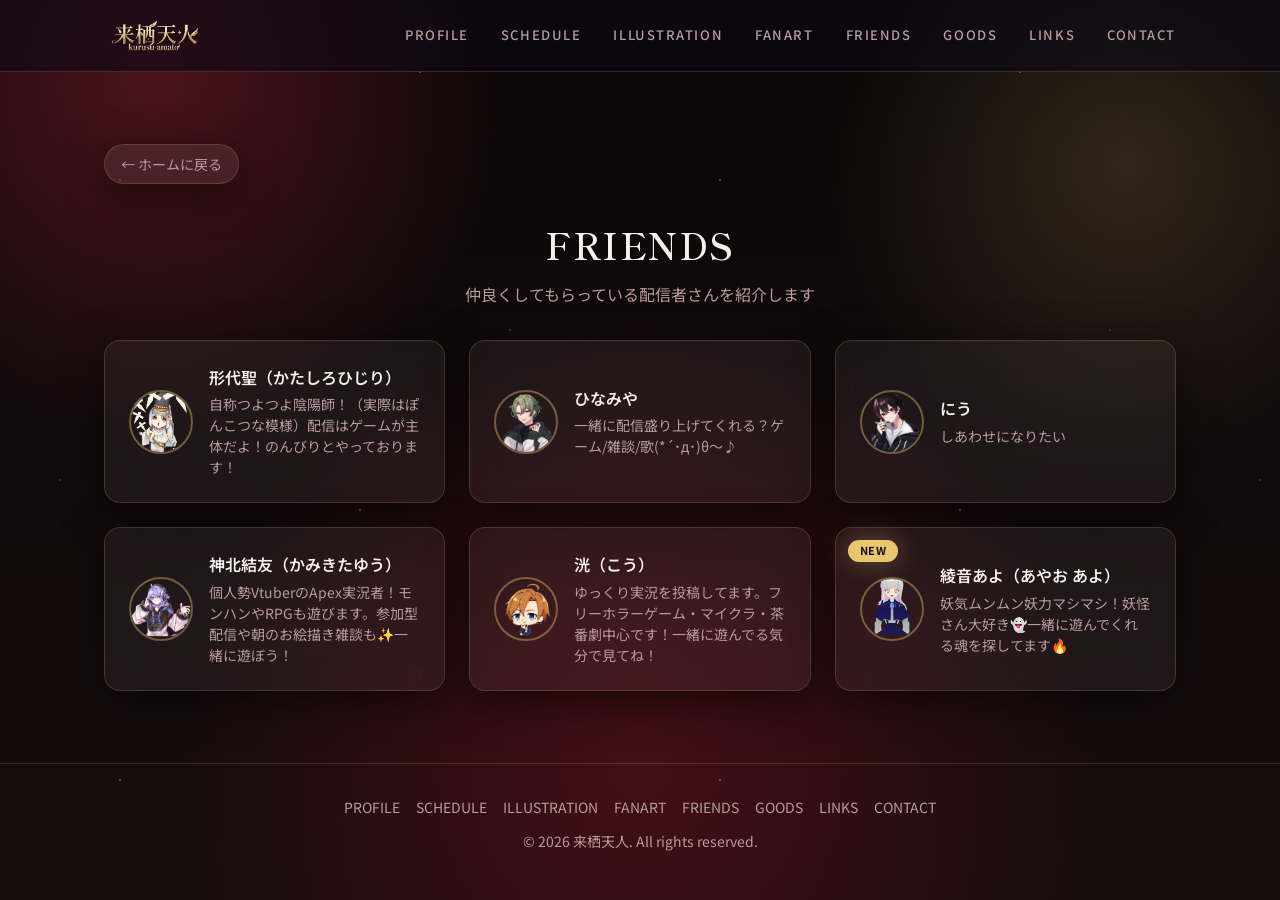
<file: friends.html>
<!DOCTYPE html>
<html lang="ja">
<head>
  <meta charset="UTF-8">
  <meta name="viewport" content="width=device-width, initial-scale=1.0">
  <title>FRIENDS - 来栖天人</title>
  <meta name="description" content="Vtuber「来栖天人（くるすあまと）」の仲良し配信者紹介。">
  <meta name="robots" content="index, follow">
  <link rel="canonical" href="https://amatokurusu.github.io/hp/friends.html">

  <link rel="icon" href="assets/img/favicon.ico" sizes="any">
  <link rel="icon" href="assets/img/favicon.png" type="image/png">
  <link rel="apple-touch-icon" href="assets/img/apple-touch-icon.png">

  <meta property="og:type" content="website">
  <meta property="og:title" content="FRIENDS - 来栖天人">
  <meta property="og:description" content="Vtuber「来栖天人（くるすあまと）」の仲良し配信者紹介。">
  <meta property="og:image" content="https://amatokurusu.github.io/hp/assets/img/og-image.png">
  <meta property="og:url" content="https://amatokurusu.github.io/hp/friends.html">
  <meta name="twitter:card" content="summary_large_image">

  <link rel="preconnect" href="https://fonts.googleapis.com">
  <link rel="preconnect" href="https://fonts.gstatic.com" crossorigin>
  <link href="https://fonts.googleapis.com/css2?family=Shippori+Mincho:wght@500;600;700&family=Noto+Sans+JP:wght@400;500;700&display=swap" rel="stylesheet">

  <link rel="stylesheet" href="css/reset.css">
  <link rel="stylesheet" href="css/variables.css">
  <link rel="stylesheet" href="css/layout.css">
  <link rel="stylesheet" href="css/components.css">
  <link rel="stylesheet" href="css/animations.css">
</head>
<body>
  <header class="site-header">
    <div class="container">
      <a class="logo" href="index.html">
        <img class="logo-mark" src="assets/img/logo-wordmark-ja.png?v=3" alt="来栖天人 / kurusu amato">
      </a>

      <button class="nav-toggle" aria-label="メニューを開く" aria-expanded="false">
        <span></span>
      </button>

      <nav class="nav-links">
        <a href="index.html#profile">PROFILE</a>
        <a href="index.html#schedule">SCHEDULE</a>
        <a href="illustration.html">ILLUSTRATION</a>
        <a href="fanart.html">FANART</a>
        <a href="friends.html">FRIENDS</a>
        <a href="goods.html">GOODS</a>
        <a href="index.html#links">LINKS</a>
        <a href="index.html#contact">CONTACT</a>
      </nav>
    </div>
  </header>

  <main>
    <section>
      <div class="container">
        <a class="gallery-back" href="index.html#friends">← ホームに戻る</a>
        <div class="section-heading reveal">
          <h1>FRIENDS</h1>
          <p>仲良くしてもらっている配信者さんを紹介します</p>
        </div>
        <div class="card-grid" id="friends-list">
          <p class="empty-state">読み込み中...</p>
        </div>
      </div>
    </section>
  </main>

  <footer class="site-footer">
    <div class="container">
      <div class="footer-links">
        <a href="index.html#profile">PROFILE</a>
        <a href="index.html#schedule">SCHEDULE</a>
        <a href="illustration.html">ILLUSTRATION</a>
        <a href="fanart.html">FANART</a>
        <a href="friends.html">FRIENDS</a>
        <a href="goods.html">GOODS</a>
        <a href="index.html#links">LINKS</a>
        <a href="index.html#contact">CONTACT</a>
      </div>
      <p>&copy; 2026 来栖天人. All rights reserved.</p>
    </div>
  </footer>

  <script type="module">
    import { initFriendsGallery } from "./js/friends.js";
    import { initNavToggle } from "./js/nav.js";
    import { observeReveals } from "./js/scroll-reveal.js";

    initNavToggle();
    observeReveals();
    initFriendsGallery("friends-list").then(observeReveals);
  </script>
</body>
</html>
</file>
<file: css/variables.css>
/*
  「来栖天人」テーマ: 黒を基調に、キャラクターの赤と金ロゴを差し色にしたパレット。
  実際のキャラクターカラーが変わったら、このファイルの値だけを書き換えれば
  サイト全体に反映される。
*/
:root {
  /* --- ベースカラー（漆黒） --- */
  --color-bg: #120a0c;
  --color-bg-alt: #170c0e;
  --color-bg-deep: #0a0506;

  /* --- 赤（キャラクターのコート・瞳） --- */
  --color-primary: #e0324a;
  --color-primary-dark: #a8182f;
  --color-primary-light: #ff6b7f;
  --color-crimson: #7a1220;

  /* --- 金の差し色（ロゴ） --- */
  --color-accent: #e8c76f;
  --color-accent-dark: #c9a24e;
  --color-accent-light: #f5e2ab;

  /* --- テキスト --- */
  --color-text: #f6efec;
  --color-text-muted: #b89b9d;

  /* --- ガラス質感 --- */
  --color-border: rgba(232, 199, 111, 0.18);
  --color-border-strong: rgba(232, 199, 111, 0.4);
  --glass-bg: rgba(255, 255, 255, 0.05);
  --glass-bg-strong: rgba(255, 255, 255, 0.08);
  --glass-blur: 18px;

  --color-overlay: rgba(10, 5, 6, 0.72);

  /* --- タイポグラフィ --- */
  --font-heading: "Shippori Mincho", "Hiragino Mincho ProN", serif;
  --font-body: "Noto Sans JP", "Hiragino Kaku Gothic ProN", sans-serif;

  /* --- 余白スケール --- */
  --space-1: 0.25rem;
  --space-2: 0.5rem;
  --space-3: 0.75rem;
  --space-4: 1rem;
  --space-5: 1.5rem;
  --space-6: 2rem;
  --space-7: 3rem;
  --space-8: 4.5rem;

  /* --- その他 --- */
  --radius-sm: 8px;
  --radius-md: 16px;
  --radius-lg: 28px;
  --shadow-card: 0 10px 40px rgba(0, 0, 0, 0.55);
  --glow-primary: 0 0 32px rgba(224, 50, 74, 0.45);
  --glow-accent: 0 0 24px rgba(232, 199, 111, 0.35);
  --container-width: 1120px;
  --nav-height: 72px;
}
</file>
<file: css/layout.css>
html {
  scroll-behavior: smooth;
}

body {
  position: relative;
  min-height: 100vh;
  background: var(--color-bg);
  color: var(--color-text);
  font-family: var(--font-body);
  overflow-x: hidden;
}

/* --- 夜空のネビュラ背景（固定・全ページ共通） --- */
body::before {
  content: "";
  position: fixed;
  inset: 0;
  z-index: -2;
  background:
    radial-gradient(600px circle at 12% 8%, rgba(224, 50, 74, 0.3), transparent 60%),
    radial-gradient(500px circle at 88% 18%, rgba(232, 199, 111, 0.16), transparent 60%),
    radial-gradient(700px circle at 50% 85%, rgba(122, 18, 32, 0.45), transparent 65%),
    linear-gradient(180deg, var(--color-bg-deep) 0%, var(--color-bg) 45%, var(--color-bg-alt) 100%);
}

/* --- 星屑 --- */
body::after {
  content: "";
  position: fixed;
  inset: 0;
  z-index: -1;
  opacity: 0.5;
  background-image:
    radial-gradient(1.5px 1.5px at 20% 30%, #fff, transparent),
    radial-gradient(1.5px 1.5px at 70% 12%, #fff, transparent),
    radial-gradient(1px 1px at 42% 65%, #fff, transparent),
    radial-gradient(1px 1px at 85% 55%, #fff, transparent),
    radial-gradient(1.5px 1.5px at 60% 85%, #fff, transparent),
    radial-gradient(1px 1px at 10% 80%, #fff, transparent),
    radial-gradient(1px 1px at 92% 90%, #fff, transparent);
  background-repeat: repeat;
  background-size: 600px 600px;
}

.container {
  width: 100%;
  max-width: var(--container-width);
  margin-inline: auto;
  padding-inline: var(--space-5);
}

/* --- ヘッダー / ナビ（ガラス質感） --- */
.site-header {
  position: sticky;
  top: 0;
  z-index: 100;
  height: var(--nav-height);
  display: flex;
  align-items: center;
  background: rgba(12, 9, 24, 0.6);
  backdrop-filter: blur(var(--glass-blur));
  -webkit-backdrop-filter: blur(var(--glass-blur));
  border-bottom: 1px solid var(--color-border);
}

.site-header .container {
  display: flex;
  align-items: center;
  justify-content: space-between;
}

.nav-links {
  display: none;
  gap: var(--space-6);
}

.nav-toggle {
  display: block;
  width: 40px;
  height: 40px;
}

.nav-links.is-open {
  display: flex;
  position: absolute;
  top: var(--nav-height);
  left: 0;
  right: 0;
  flex-direction: column;
  gap: 0;
  background: rgba(12, 9, 24, 0.92);
  backdrop-filter: blur(var(--glass-blur));
  border-bottom: 1px solid var(--color-border);
  padding: var(--space-4) var(--space-5);
}

.nav-links.is-open a {
  padding: var(--space-3) 0;
}

/* --- サブナビ（ヘッダー下のアンカーショートカット） --- */
.sub-nav {
  background: var(--color-bg-alt);
  border-bottom: 1px solid var(--color-border);
}

.sub-nav-scroll {
  display: flex;
  gap: var(--space-6);
  max-width: var(--container-width);
  margin-inline: auto;
  padding: var(--space-3) var(--space-5);
  overflow-x: auto;
  -webkit-overflow-scrolling: touch;
  scrollbar-width: none;
}

.sub-nav-scroll::-webkit-scrollbar {
  display: none;
}

.sub-nav-scroll a {
  flex-shrink: 0;
  white-space: nowrap;
  font-size: 0.8125rem;
  font-weight: 600;
  letter-spacing: 0.12em;
  color: var(--color-text-muted);
  transition: color 0.2s ease;
}

.sub-nav-scroll a:hover,
.sub-nav-scroll a:focus-visible {
  color: var(--color-accent);
}

/* --- セクション共通 --- */
section {
  padding-block: var(--space-8);
  position: relative;
  scroll-margin-top: var(--nav-height);
}

.section-heading {
  text-align: center;
  margin-bottom: var(--space-6);
}

.section-heading h1,
.section-heading h2 {
  font-family: var(--font-heading);
  font-weight: 600;
  font-size: clamp(1.6rem, 1.3rem + 1.2vw, 2.5rem);
  letter-spacing: 0.04em;
}

.section-heading p {
  color: var(--color-text-muted);
  margin-top: var(--space-2);
}

/* --- プロフィール --- */
.profile {
  display: flex;
  flex-direction: column;
  gap: var(--space-6);
  align-items: center;
  text-align: center;
}

.profile-illustration {
  position: relative;
}

.profile-illustration img {
  width: min(320px, 70vw);
  margin-inline: auto;
  filter: drop-shadow(0 20px 60px rgba(224, 50, 74, 0.45));
}

/* --- カードグリッド（links / schedule / goods 共通） --- */
.card-grid {
  display: grid;
  grid-template-columns: repeat(auto-fit, minmax(240px, 1fr));
  gap: var(--space-5);
}

/* --- FRIENDS一覧はPC幅で3列固定 --- */
@media (min-width: 900px) {
  #friends-list {
    grid-template-columns: repeat(3, 1fr);
  }
}

/* --- グッズ/イラスト/ファンアート セクションの代表カード1枚だけを中央表示 --- */
.single-preview {
  max-width: 320px;
  margin-inline: auto;
}

/* --- ギャラリーページ用の段組み（Pinterest風マソンリー） --- */
.masonry-grid {
  column-count: 1;
  column-gap: var(--space-5);
}

.masonry-grid .goods-card {
  break-inside: avoid;
  margin-bottom: var(--space-5);
  width: 100%;
  display: inline-block;
}

/* マソンリーでは画像本来の比率を活かして高さをばらつかせる */
.masonry-grid .goods-card img {
  aspect-ratio: auto;
  object-fit: initial;
  background: none;
}

@media (min-width: 600px) {
  .masonry-grid {
    column-count: 2;
  }
}

@media (min-width: 900px) {
  .masonry-grid {
    column-count: 3;
  }
}

@media (min-width: 1200px) {
  .masonry-grid {
    column-count: 4;
  }
}

.gallery-back {
  position: sticky;
  top: calc(var(--nav-height) + var(--space-4));
  z-index: 50;
  display: inline-flex;
  align-items: center;
  gap: var(--space-2);
  margin-bottom: var(--space-6);
  padding: var(--space-2) var(--space-4);
  border-radius: 999px;
  background: var(--glass-bg-strong);
  backdrop-filter: blur(var(--glass-blur));
  -webkit-backdrop-filter: blur(var(--glass-blur));
  border: 1px solid var(--color-border);
  box-shadow: var(--shadow-card);
  color: var(--color-text-muted);
  font-size: 0.875rem;
  transition: color 0.2s ease;
}

.gallery-back:hover,
.gallery-back:focus-visible {
  color: var(--color-accent);
}

/* --- フッター --- */
.site-footer {
  padding-block: var(--space-6);
  text-align: center;
  color: var(--color-text-muted);
  font-size: 0.875rem;
  border-top: 1px solid var(--color-border);
}

.site-footer .footer-links {
  display: flex;
  justify-content: center;
  gap: var(--space-4);
  margin-bottom: var(--space-3);
}

/* --- ブレークポイント --- */
@media (min-width: 600px) {
  .nav-toggle {
    display: none;
  }

  .nav-links {
    display: flex;
  }

  .sub-nav {
    display: none;
  }
}

@media (min-width: 900px) {
  .profile {
    flex-direction: row;
    text-align: left;
    gap: var(--space-8);
  }

  .profile-illustration img {
    width: 380px;
    margin-inline: 0;
  }
}
</file>
<file: css/components.css>
/* --- ロゴ --- */
.logo {
  display: flex;
  align-items: center;
  gap: var(--space-2);
  font-family: var(--font-heading);
  font-weight: 600;
  font-size: 1.125rem;
  letter-spacing: 0.04em;
}

.logo-mark {
  height: 44px;
  width: auto;
}

/* --- ナビリンク --- */
.nav-links a {
  position: relative;
  font-weight: 500;
  font-size: 0.8125rem;
  letter-spacing: 0.12em;
  color: var(--color-text-muted);
  transition: color 0.2s ease;
}

.nav-links a::after {
  content: "";
  position: absolute;
  left: 0;
  right: 100%;
  bottom: -6px;
  height: 1px;
  background: linear-gradient(90deg, var(--color-accent), var(--color-primary));
  transition: right 0.25s ease;
}

.nav-links a:hover,
.nav-links a:focus-visible {
  color: var(--color-text);
}

.nav-links a:hover::after,
.nav-links a:focus-visible::after {
  right: 0;
}

/* --- ハンバーガーボタン --- */
.nav-toggle {
  position: relative;
}

.nav-toggle span,
.nav-toggle span::before,
.nav-toggle span::after {
  content: "";
  position: absolute;
  left: 8px;
  right: 8px;
  height: 2px;
  background: var(--color-accent);
  transition: transform 0.2s ease, opacity 0.2s ease;
}

.nav-toggle span {
  top: 19px;
}

.nav-toggle span::before {
  top: -7px;
}

.nav-toggle span::after {
  top: 7px;
}

.nav-toggle[aria-expanded="true"] span {
  background: transparent;
}

.nav-toggle[aria-expanded="true"] span::before {
  transform: translateY(7px) rotate(45deg);
}

.nav-toggle[aria-expanded="true"] span::after {
  transform: translateY(-7px) rotate(-45deg);
}

/* --- ボタン --- */
.btn {
  display: inline-flex;
  align-items: center;
  gap: var(--space-2);
  padding: var(--space-3) var(--space-6);
  border-radius: 999px;
  font-weight: 600;
  letter-spacing: 0.02em;
  transition: transform 0.2s ease, box-shadow 0.2s ease;
}

.btn-primary {
  background: linear-gradient(135deg, var(--color-accent), var(--color-primary) 120%);
  color: #1a0a0d;
  box-shadow: var(--glow-primary);
}

.btn-primary:hover,
.btn-primary:focus-visible {
  transform: translateY(-2px);
  box-shadow: var(--glow-accent), var(--glow-primary);
}

/* --- プロフィール見出し --- */
.profile-body .eyebrow {
  display: inline-block;
  color: var(--color-accent);
  font-weight: 700;
  letter-spacing: 0.2em;
  font-size: 0.8125rem;
  text-transform: uppercase;
}

.profile-body h1 {
  margin-block: var(--space-3) var(--space-4);
  line-height: 0;
}

.brand-mark {
  width: min(100%, 340px);
  margin-inline: auto;
  filter: drop-shadow(0 4px 28px rgba(232, 199, 111, 0.35));
}

@media (min-width: 900px) {
  .brand-mark {
    margin-inline: 0;
  }
}

.profile-body .bio {
  color: var(--color-text-muted);
  margin-bottom: var(--space-5);
  max-width: 46ch;
}

.badge-list {
  display: flex;
  flex-wrap: wrap;
  gap: var(--space-2);
  margin-bottom: var(--space-6);
  justify-content: center;
}

@media (min-width: 900px) {
  .badge-list {
    justify-content: flex-start;
  }
}

.badge {
  padding: var(--space-1) var(--space-4);
  border-radius: 999px;
  background: var(--glass-bg);
  backdrop-filter: blur(var(--glass-blur));
  border: 1px solid var(--color-border);
  font-size: 0.8125rem;
  color: var(--color-text-muted);
}

/* --- キャラクタープロフィール詳細 --- */
.profile-details {
  margin-top: var(--space-8);
  padding: var(--space-6);
  background: var(--glass-bg);
  backdrop-filter: blur(var(--glass-blur));
  -webkit-backdrop-filter: blur(var(--glass-blur));
  border: 1px solid var(--color-border);
  border-radius: var(--radius-md);
  box-shadow: var(--shadow-card);
}

.profile-details h3 {
  font-family: var(--font-heading);
  font-weight: 600;
  font-size: 1.25rem;
  color: var(--color-accent-light);
  margin-bottom: var(--space-4);
}

.profile-details h3:not(:first-child) {
  margin-top: var(--space-7);
}

.profile-stats {
  display: grid;
  grid-template-columns: 1fr;
  gap: 0 var(--space-6);
}

.profile-stats > div {
  display: flex;
  justify-content: space-between;
  gap: var(--space-4);
  padding-block: var(--space-2);
  border-bottom: 1px solid var(--color-border);
}

.profile-stats dt {
  flex-shrink: 0;
  color: var(--color-text-muted);
  font-weight: 600;
}

.profile-stats dd {
  margin: 0;
  text-align: right;
}

@media (min-width: 700px) {
  .profile-stats {
    grid-template-columns: 1fr 1fr;
  }
}

.game-list {
  display: flex;
  flex-wrap: wrap;
  gap: var(--space-2);
}

.game-list li {
  padding: var(--space-2) var(--space-4);
  border-radius: 999px;
  background: rgba(224, 50, 74, 0.15);
  border: 1px solid var(--color-border);
  color: var(--color-text);
  font-size: 0.875rem;
  font-weight: 600;
}

/* --- カード共通（グラスモーフィズム） --- */
.card {
  position: relative;
  background: var(--glass-bg);
  backdrop-filter: blur(var(--glass-blur));
  -webkit-backdrop-filter: blur(var(--glass-blur));
  border: 1px solid var(--color-border);
  border-radius: var(--radius-md);
  padding: var(--space-5);
  box-shadow: var(--shadow-card);
  transition: transform 0.25s ease, border-color 0.25s ease, box-shadow 0.25s ease, background 0.25s ease;
}

.new-badge {
  position: absolute;
  top: var(--space-3);
  left: var(--space-3);
  z-index: 2;
  padding: 2px var(--space-3);
  border-radius: 999px;
  background: var(--color-accent);
  color: #1a0a0d;
  font-size: 0.6875rem;
  font-weight: 700;
  letter-spacing: 0.05em;
  box-shadow: var(--glow-accent);
}

.card:hover,
.card:focus-visible {
  transform: translateY(-4px);
  border-color: var(--color-border-strong);
  background: var(--glass-bg-strong);
  box-shadow: var(--shadow-card), var(--glow-accent);
}

/* --- リンクカード --- */
.link-card {
  display: flex;
  align-items: center;
  gap: var(--space-3);
}

.link-card .icon {
  width: 28px;
  height: 28px;
  flex-shrink: 0;
  color: var(--color-accent);
}

.link-card .label {
  font-weight: 600;
}

.link-card .handle {
  display: block;
  color: var(--color-text-muted);
  font-size: 0.875rem;
}

/* --- フレンドカード --- */
.friend-card {
  display: flex;
  align-items: center;
  gap: var(--space-4);
}

.friend-icon {
  width: 64px;
  height: 64px;
  flex-shrink: 0;
  border-radius: 50%;
  object-fit: cover;
  border: 2px solid var(--color-border-strong);
}

.friend-name {
  font-weight: 600;
  margin-bottom: var(--space-1);
}

.friend-bio {
  color: var(--color-text-muted);
  font-size: 0.875rem;
  line-height: 1.5;
}

/* --- お問い合わせ --- */
.contact-box {
  max-width: 480px;
  margin-inline: auto;
  text-align: center;
  display: flex;
  flex-direction: column;
  align-items: center;
  gap: var(--space-4);
}

.contact-box p {
  color: var(--color-text-muted);
}

/* --- スケジュールカード --- */
.schedule-card {
  display: flex;
  gap: var(--space-4);
  align-items: flex-start;
}

.schedule-card .date-badge {
  flex-shrink: 0;
  width: 60px;
  text-align: center;
  padding: var(--space-2) 0;
  border-radius: var(--radius-sm);
  background: rgba(232, 199, 111, 0.12);
  border: 1px solid var(--color-border);
  font-weight: 700;
  color: var(--color-accent-light);
  font-size: 0.8125rem;
  line-height: 1.3;
}

.schedule-card .title {
  font-weight: 600;
  margin-bottom: var(--space-1);
}

.schedule-card .meta {
  font-size: 0.8125rem;
  color: var(--color-text-muted);
}

.schedule-card.is-live .date-badge {
  background: linear-gradient(135deg, var(--color-accent), var(--color-primary));
  color: #1a0a0d;
  border-color: transparent;
}

.video-embed {
  margin-top: var(--space-6);
  aspect-ratio: 16 / 9;
  width: 100%;
  border-radius: var(--radius-md);
  overflow: hidden;
  border: 1px solid var(--color-border);
  box-shadow: var(--shadow-card);
}

.video-embed iframe {
  width: 100%;
  height: 100%;
  border: 0;
}

/* --- グッズ/ファンアートギャラリー --- */
.goods-card {
  overflow: hidden;
  padding: 0;
  scroll-margin-top: calc(var(--nav-height) + var(--space-4));
}

.goods-card img {
  width: 100%;
  aspect-ratio: 4 / 3;
  object-fit: contain;
  background: var(--color-bg-deep);
}

.goods-card .goods-info {
  padding: var(--space-4);
}

.goods-card .title {
  font-weight: 600;
  margin-bottom: var(--space-1);
}

.goods-card .credit {
  font-size: 0.8125rem;
  color: var(--color-text-muted);
}

.goods-card .tag {
  display: inline-block;
  margin-bottom: var(--space-2);
  padding: 2px var(--space-3);
  border-radius: 999px;
  font-size: 0.75rem;
  font-weight: 700;
}

.goods-card .tag.official {
  background: rgba(224, 50, 74, 0.22);
  color: var(--color-primary-light);
}

.goods-card .tag.fanart {
  background: rgba(232, 199, 111, 0.2);
  color: var(--color-accent-light);
}

.goods-card .tag.illustration {
  background: rgba(184, 155, 201, 0.22);
  color: var(--color-primary-light);
}

/* --- 空/読み込み状態 --- */
.empty-state {
  text-align: center;
  color: var(--color-text-muted);
  grid-column: 1 / -1;
}

/* --- スマホ幅では余白を詰める --- */
@media (max-width: 599px) {
  section {
    padding-block: var(--space-6);
  }

  .section-heading {
    margin-bottom: var(--space-4);
  }

  .profile {
    gap: var(--space-4);
  }

  .profile-details {
    margin-top: var(--space-6);
    padding: var(--space-4);
  }

  .profile-details h3:not(:first-child) {
    margin-top: var(--space-5);
  }

  .badge-list {
    margin-bottom: var(--space-4);
  }

  .card-grid {
    gap: var(--space-4);
  }
}
</file>
<file: css/animations.css>
.reveal {
  opacity: 0;
  transform: translateY(24px) scale(0.98);
  transition: opacity 0.7s ease, transform 0.7s ease;
}

.reveal.is-visible {
  opacity: 1;
  transform: translateY(0) scale(1);
}

@keyframes float {
  0%,
  100% {
    transform: translateY(0);
  }
  50% {
    transform: translateY(-14px);
  }
}

.profile-illustration img {
  animation: float 6s ease-in-out infinite;
}

@media (prefers-reduced-motion: reduce) {
  .reveal {
    opacity: 1;
    transform: none;
    transition: none;
  }

  html {
    scroll-behavior: auto;
  }

  .profile-illustration img {
    animation: none;
  }
}
</file>
